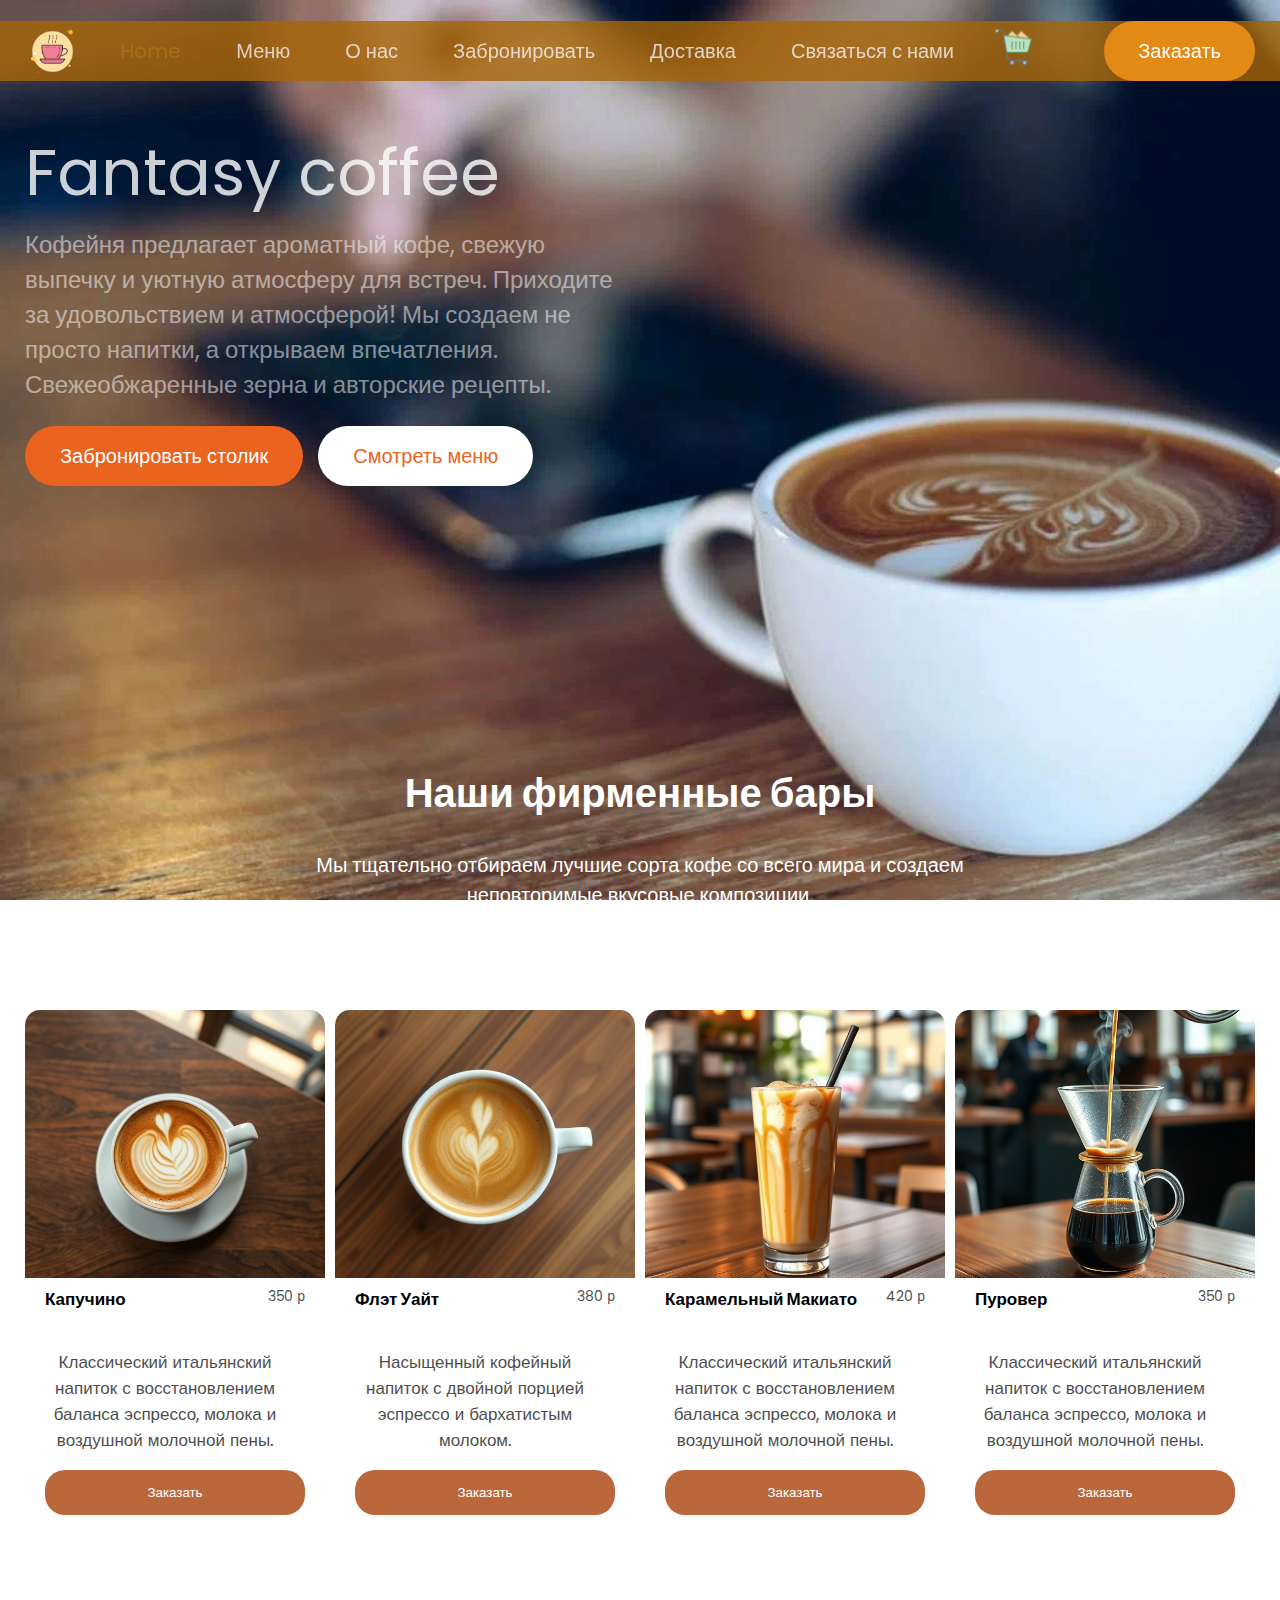
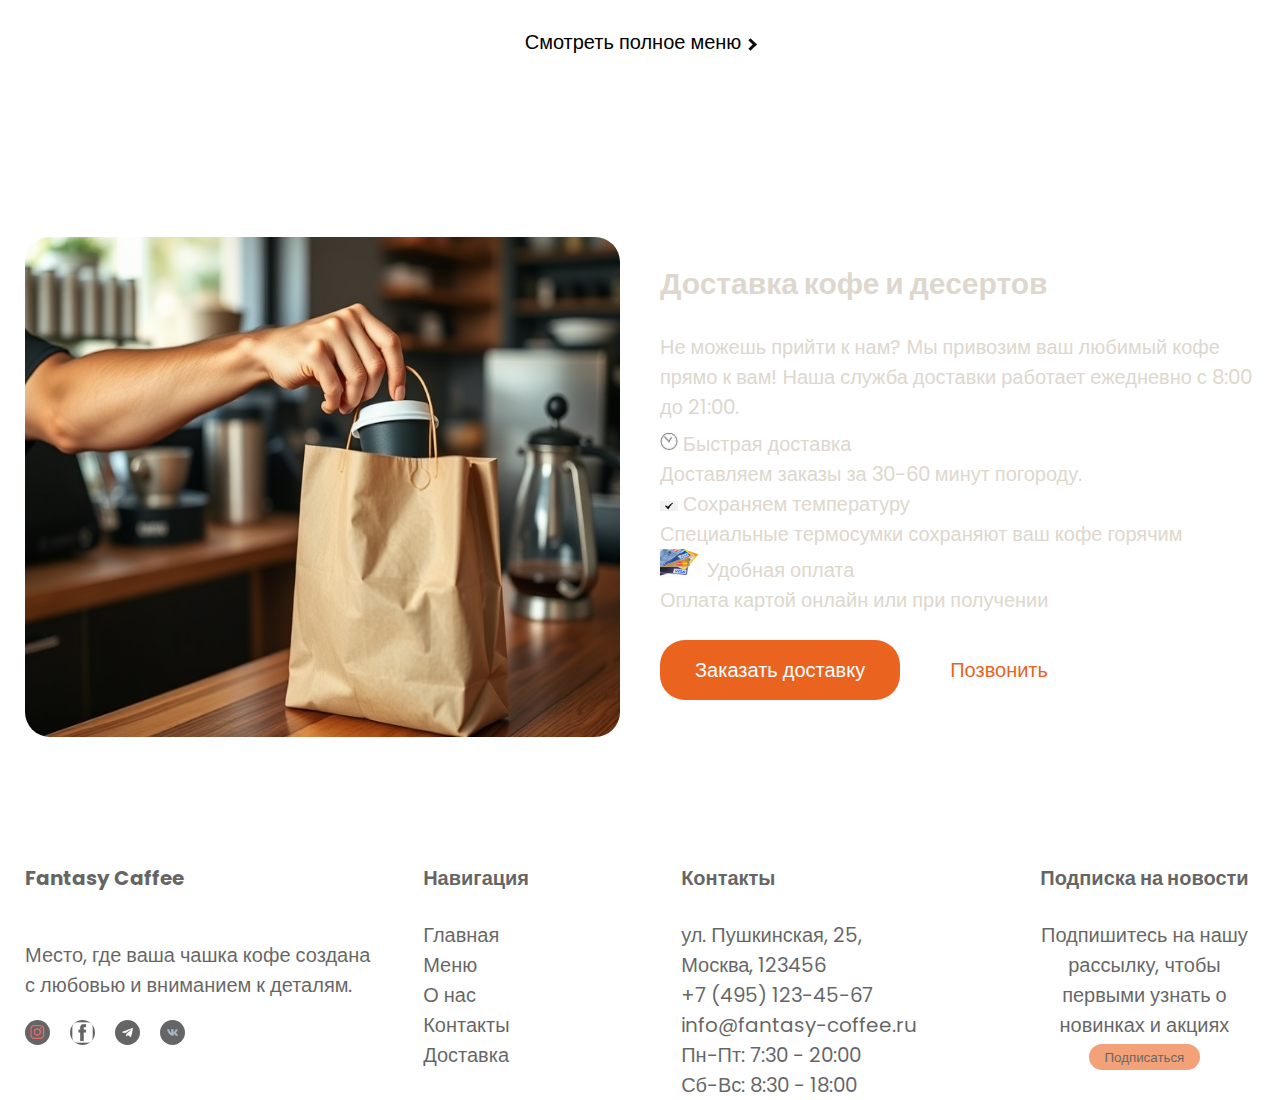
<file: index.html>
<!DOCTYPE html>
<html lang="ru">
<head>
    <meta charset="UTF-8">
    <meta name="viewport" content="width=device-width, initial-scale=1.0">
    <title>Fantasy Coffee</title>
    <link rel="stylesheet" href="style.css">
    <link rel="preconnect" href="https://fonts.googleapis.com">
    <link rel="preconnect" href="https://fonts.gstatic.com" crossorigin>
    <link href="https://fonts.googleapis.com/css2?family=Poppins:ital,wght@0,100;0,200;0,300;0,400;0,500;0,600;0,700;0,800;0,900;1,100;1,200;1,300;1,400;1,500;1,600;1,700;1,800;1,900&display=swap" rel="stylesheet">
<body>


    <!--HEADER-->
    
    <header>

        <div class="container">

                <div class="header-content">

                    <img class="header-content__logo" src="img/coffe.png" alt="">

                    <nav>
                        <a class="checked" href="#">Home</a>
                        <a href="#">Меню</a>
                        <a href="#">О нас</a>
                        <a href="#">Забронировать</a>
                        <a href="#">Доставка</a>
                        <a href="#">Связаться с нами</a>
                    </nav>

                    <div class="header-content__last">
                        <a href="#">
                            <img class="teleg" src="img/Teleg.png" alt="">
                        </a>
                        <a href="#">
                            Заказать
                        </a>
                    </div>


                </div>

        </div>

    </header>
   
   



    <!-- MAIN -->
     
     <main class="main">
        
        
        <div class="container">

            <div class="main-content">
                    
                <div class="main-word">
                    <span class="word-span">Fantasy coffee</span>


                    <p class="word-h">Кофейня предлагает ароматный кофе, 
                        свежую выпечку и уютную атмосферу
                        для встреч.  Приходите за
                        удовольствием и атмосферой!

                        Мы создаем не просто напитки, а открываем впечатления.
                         Свежеобжаренные зерна и авторские рецепты.</p>

                        <a href="" class="take">Забронировать столик</a>
                        <a href="" class="take2">Смотреть меню</a>

                </div>

       

            </div>
                
        </div>

     </main>





             <!-- NEXT MAIN -->
     <div class="container">

        <div class="main-menu">

            <div class="text-our">


                <h1 class="our">

                    Наши фирменные бары

                </h1>
                <p>
                    Мы тщательно отбираем лучшие сорта кофе со всего мира и создаем<br>
                    неповторимые вкусовые композиции.
                </p>


        </div>


        <div class="menu"> 

                <!-- CAPUCINO -->
            <div class="menu1">

                    <img src="img/capucino.jpg" alt="Капучино">
                  
                    
            <div class="all-capucino">

                <div class="capucino-primaru">


                    <span class="text-capucino">
                        Капучино
                    </span>


                    <span class="primary">
                        
                        350 р

                    </span>
                    </div>


                    <p class="word-p">
                        Классический итальянский напиток с 
                        восстановлением баланса эспрессо, 
                        молока и воздушной молочной пены.
                    </p>

                    <button class="next-main__button">

                            <span>

                                Заказать


                            </span>

                    </button>

             </div>
            </div>


                <!-- FLETYAIT -->
           <div class="menu1">

                    <img src="img/fletyait.jpg" alt="Флэт">
                  
                    
            <div class="all-capucino">

                <div class="capucino-primaru">


                    <span class="text-capucino">
                        Флэт Уайт
                    </span>


                    <span class="primary">
                        
                        380 р

                    </span>
                    </div>


                    <p class="word-p">
                       Насыщенный кофейный напиток с двойной 
                       порцией эспрессо и бархатистым молоком.
                    </p>

                    <button class="next-main__button">

                            <span>

                                Заказать


                            </span>

                    </button>

             </div>
            </div>


            
                    <!-- MAKIATO -->
                
                    <div class="menu1">
                        
                    <img  src="img/makiato.jpg" alt="Макиато">
                        
                    
            <div class="all-capucino">

                <div class="capucino-primaru">


                    <span class="text-capucino">
                        Карамельный Макиато
                    </span>


                    <span class="primary">
                        
                        420 р

                    </span>
                    </div>


                    <p class="word-p">
                        Классический итальянский напиток с 
                        восстановлением баланса эспрессо, 
                        молока и воздушной молочной пены.
                    </p>

                    <button class="next-main__button">

                            <span>

                                Заказать


                            </span>

                    </button>

             </div>
            </div>
            


            



            <!-- PUROVER -->
           
                <div class="menu1">

                    <img src="img/purover.jpg" alt="Пуровер">
                  
                    
            <div class="all-capucino">

                <div class="capucino-primaru">


                    <span class="text-capucino">
                        Пуровер
                    </span>


                    <span class="primary">
                        
                        350 р

                    </span>
                    </div>


                    <p class="word-p">
                        Классический итальянский напиток с 
                        восстановлением баланса эспрессо, 
                        молока и воздушной молочной пены.
                    </p>

                    <button class="next-main__button">

                            <span>

                                Заказать


                            </span>

                    </button>

             </div>
            </div>

            </div>


        </div>

        <!-- MIDDLE WORD -->
        <div class="middle-word">

        <a href="#" class="word-next__main">
            
            Смотреть полное меню  

            <i class="arrow right"></i>
        </a>

        

        </div>


        <!-- PACKEJ -->
        <div class="container">


            <div class="packej">

                <div class="photo">

                        <img class="img-packej" src="img/packej.jpg" alt="">

                </div>

                <div class="info">
                        <h2 class="word-packej">Доставка кофе и десертов</h2>

                        Не можешь прийти к нам? Мы привозим ваш любимый 
                        кофе прямо к вам! Наша служба доставки работает 
                        ежедневно с 8:00 до 21:00.


                            <div class="time">
                                
                                <img class="time-order" src="img/time.webp" alt="time">
                                 
                                Быстрая доставка<br>
                                Доставляем заказы за 30-60 минут погороду.

                            </div>

                            <div class="galka">

                                <img class="galka-packej" src="img/galka.webp" alt="">
                                Сохраняем температуру<br>
                                Специальные термосумки сохраняют 
                                ваш кофе горячим
                            </div>

                            <div class="card">

                                <img class="card-packej" src="img/card.webp" alt="">
                                Удобная оплата<br>
                                Оплата картой онлайн или при получении
                            </div>

                            <div class="last">

                                <a class="last1" href="#">Заказать доставку</a>
                                <a class="last2" href="#">Позвонить</a>

                            </div>

                </div>



            </div>
            </div>
            </div>

                    <!-- FOOTER -->

                <footer>

                        <div class="footer">

                              <div class="container">


                                <div class="footer-first">

                                    <h4>
                                     
                                        Fantasy Caffee

                                    </h4>
                                    <p>
                                        Место, где ваша чашка кофе создана с любовью 
                                        и вниманием к деталям.
                                    </p>
    
       

                                    <div class="logo">

                          

                                            <a href="#"><img class="inst" src="img/inst.webp" alt=""></a>
                                            
                                            <a href="#"><img class="facebook" src="img/facebook.jpg" alt=""></a>
                                        
                                            <a href="#"><img class="tg" src="img/tg.webp" alt=""></a>
                                        
                                            <a href="#"><img class="vk" src="img/vk.webp" alt=""></a>
                                        

                                    </div>


                                </div>

                                    <div class="footer-second">

                                        <h4>Навигация</h4>
                                            <a href="#">Главная</a><br>
                                            <a href="#">Меню</a><br>
                                            <a href="#">О нас</a><br>
                                            <a href="#">Контакты</a>
                                            <a href="#">Доставка</a>

                                    </div>


                                    <div class="footer-third">

                                        <h4>Контакты</h4>

                                            ул. Пушкинская, 25, Москва, 123456<br>
                                            +7 (495) 123-45-67<br>
                                            info@fantasy-coffee.ru<br>
                                            Пн-Пт: 7:30 - 20:00<br>
                                            Сб-Вс: 8:30 - 18:00

                                    </div>

                                    <div class="footer-thirsd">

                                        <h4>Подписка на новости</h4>

                                        Подпишитесь на нашу рассылку, 
                                        чтобы первыми узнать о новинках 
                                        и акциях <br>

                                        <button>Подписаться</button>

                                    </div>

                            </div>


                        </div>


                </footer>

     
    
</body>
</html>
</file>
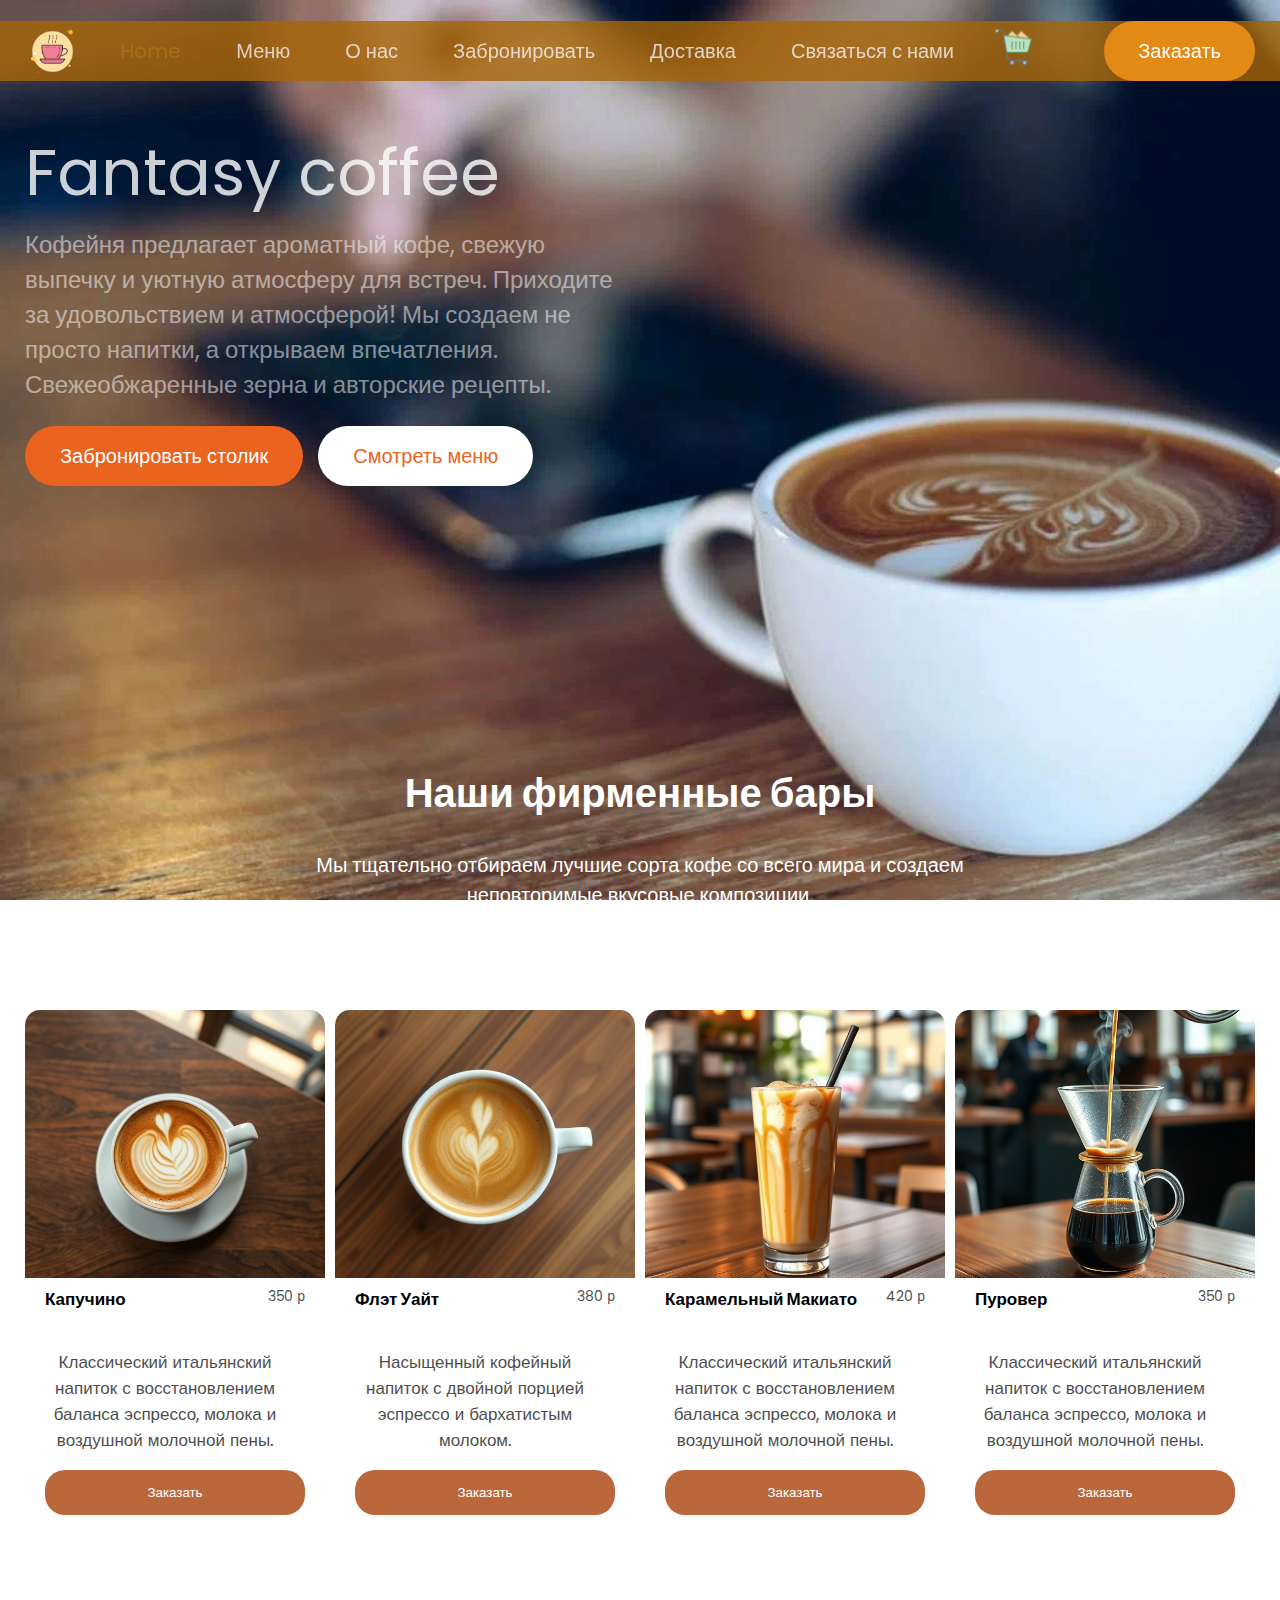
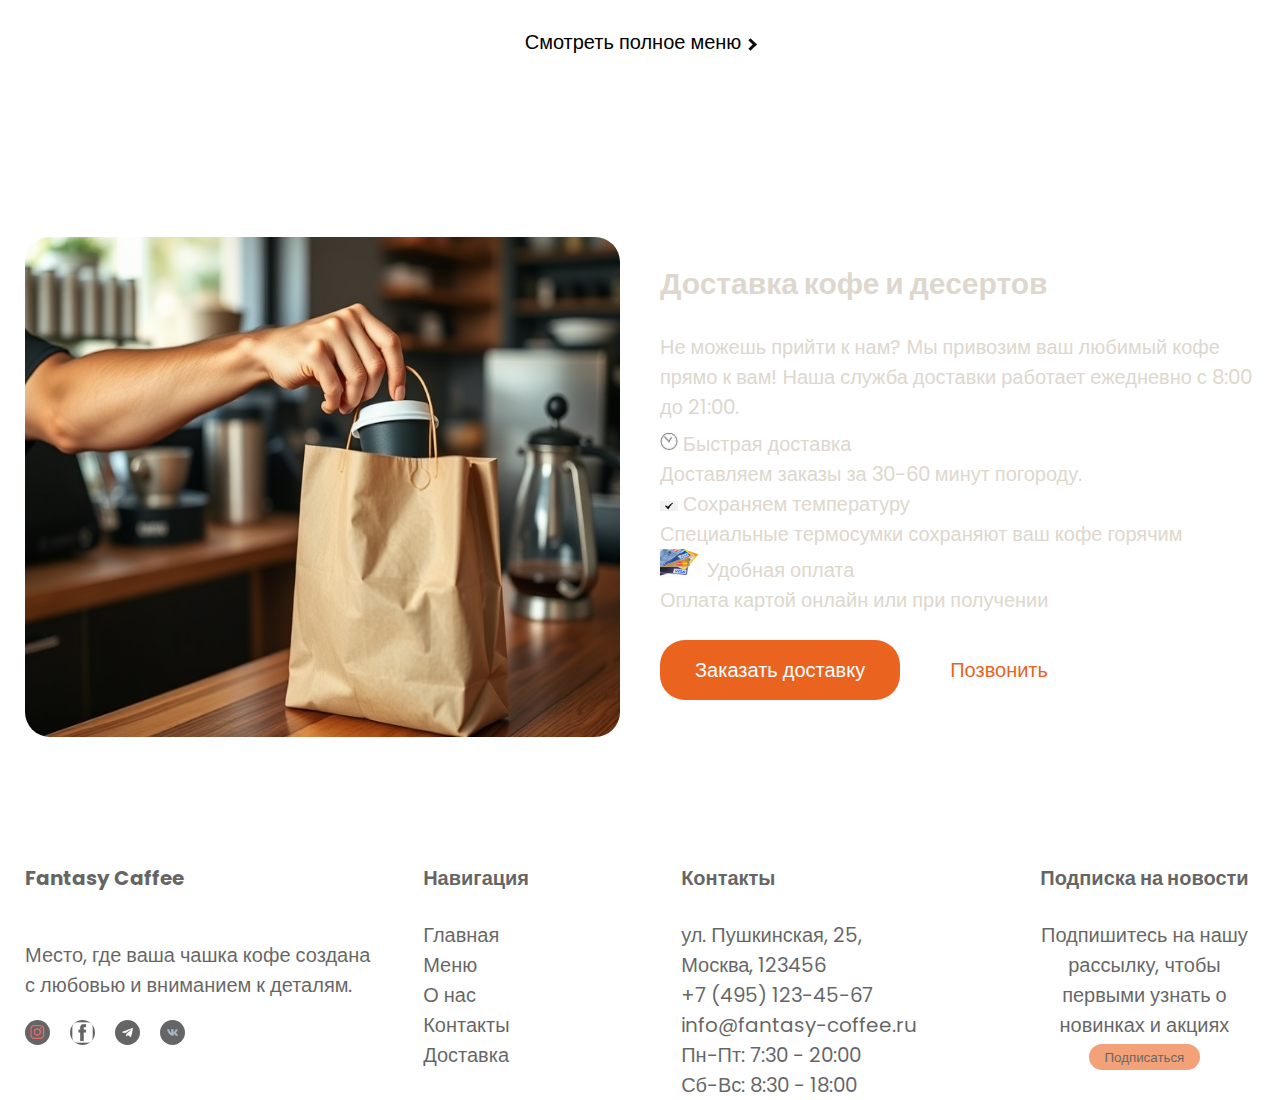
<file: FantasyCafe/index.html>
<!DOCTYPE html>
<html lang="ru">
<head>
    <meta charset="UTF-8">
    <meta name="viewport" content="width=device-width, initial-scale=1.0">
    <title>Fantasy Coffee</title>
    <link rel="stylesheet" href="/style/style.css">
    <link rel="preconnect" href="https://fonts.googleapis.com">
    <link rel="preconnect" href="https://fonts.gstatic.com" crossorigin>
    <link href="https://fonts.googleapis.com/css2?family=Poppins:ital,wght@0,100;0,200;0,300;0,400;0,500;0,600;0,700;0,800;0,900;1,100;1,200;1,300;1,400;1,500;1,600;1,700;1,800;1,900&display=swap" rel="stylesheet">
<body>


    <!--HEADER-->
    
    <header>

        <div class="container">

                <div class="header-content">

                    <img class="header-content__logo" src="/img/coffe.png" alt="">

                    <nav>
                        <a class="checked" href="#">Home</a>
                        <a href="#">Меню</a>
                        <a href="#">О нас</a>
                        <a href="#">Забронировать</a>
                        <a href="#">Доставка</a>
                        <a href="#">Связаться с нами</a>
                    </nav>

                    <div class="header-content__last">
                        <a href="#">
                            <img class="teleg" src="/img/Teleg.png" alt="">
                        </a>
                        <a href="#">
                            Заказать
                        </a>
                    </div>


                </div>

        </div>

    </header>
   
   



    <!-- MAIN -->
     
     <main class="main">
        
        
        <div class="container">

            <div class="main-content">
                    
                <div class="main-word">
                    <span class="word-span">Fantasy coffee</span>


                    <p class="word-h">Кофейня предлагает ароматный кофе, 
                        свежую выпечку и уютную атмосферу
                        для встреч.  Приходите за
                        удовольствием и атмосферой!

                        Мы создаем не просто напитки, а открываем впечатления.
                         Свежеобжаренные зерна и авторские рецепты.</p>

                        <a href="" class="take">Забронировать столик</a>
                        <a href="" class="take2">Смотреть меню</a>

                </div>

       

            </div>
                
        </div>

     </main>





             <!-- NEXT MAIN -->
     <div class="container">

        <div class="main-menu">

            <div class="text-our">


                <h1 class="our">

                    Наши фирменные бары

                </h1>
                <p>
                    Мы тщательно отбираем лучшие сорта кофе со всего мира и создаем<br>
                    неповторимые вкусовые композиции.
                </p>


        </div>


        <div class="menu"> 

                <!-- CAPUCINO -->
            <div class="menu1">

                    <img src="/img/capucino.jpg" alt="Капучино">
                  
                    
            <div class="all-capucino">

                <div class="capucino-primaru">


                    <span class="text-capucino">
                        Капучино
                    </span>


                    <span class="primary">
                        
                        350 р

                    </span>
                    </div>


                    <p class="word-p">
                        Классический итальянский напиток с 
                        восстановлением баланса эспрессо, 
                        молока и воздушной молочной пены.
                    </p>

                    <button class="next-main__button">

                            <span>

                                Заказать


                            </span>

                    </button>

             </div>
            </div>


                <!-- FLETYAIT -->
           <div class="menu1">

                    <img src="/img/fletyait.jpg" alt="Флэт">
                  
                    
            <div class="all-capucino">

                <div class="capucino-primaru">


                    <span class="text-capucino">
                        Флэт Уайт
                    </span>


                    <span class="primary">
                        
                        380 р

                    </span>
                    </div>


                    <p class="word-p">
                       Насыщенный кофейный напиток с двойной 
                       порцией эспрессо и бархатистым молоком.
                    </p>

                    <button class="next-main__button">

                            <span>

                                Заказать


                            </span>

                    </button>

             </div>
            </div>


            
                    <!-- MAKIATO -->
                
                    <div class="menu1">
                        
                    <img  src="/img/makiato.jpg" alt="Макиато">
                        
                    
            <div class="all-capucino">

                <div class="capucino-primaru">


                    <span class="text-capucino">
                        Карамельный Макиато
                    </span>


                    <span class="primary">
                        
                        420 р

                    </span>
                    </div>


                    <p class="word-p">
                        Классический итальянский напиток с 
                        восстановлением баланса эспрессо, 
                        молока и воздушной молочной пены.
                    </p>

                    <button class="next-main__button">

                            <span>

                                Заказать


                            </span>

                    </button>

             </div>
            </div>
            


            



            <!-- PUROVER -->
           
                <div class="menu1">

                    <img src="/img/purover.jpg" alt="Пуровер">
                  
                    
            <div class="all-capucino">

                <div class="capucino-primaru">


                    <span class="text-capucino">
                        Пуровер
                    </span>


                    <span class="primary">
                        
                        350 р

                    </span>
                    </div>


                    <p class="word-p">
                        Классический итальянский напиток с 
                        восстановлением баланса эспрессо, 
                        молока и воздушной молочной пены.
                    </p>

                    <button class="next-main__button">

                            <span>

                                Заказать


                            </span>

                    </button>

             </div>
            </div>

            </div>


        </div>

        <!-- MIDDLE WORD -->
        <div class="middle-word">

        <a href="#" class="word-next__main">
            
            Смотреть полное меню  

            <i class="arrow right"></i>
        </a>

        

        </div>


        <!-- PACKEJ -->
        <div class="container">


            <div class="packej">

                <div class="photo">

                        <img class="img-packej" src="/img/packej.jpg" alt="">

                </div>

                <div class="info">
                        <h2 class="word-packej">Доставка кофе и десертов</h2>

                        Не можешь прийти к нам? Мы привозим ваш любимый 
                        кофе прямо к вам! Наша служба доставки работает 
                        ежедневно с 8:00 до 21:00.


                            <div class="time">
                                
                                <img class="time-order" src="/img/time.webp" alt="time">
                                 
                                Быстрая доставка<br>
                                Доставляем заказы за 30-60 минут погороду.

                            </div>

                            <div class="galka">

                                <img class="galka-packej" src="/img/galka.webp" alt="">
                                Сохраняем температуру<br>
                                Специальные термосумки сохраняют 
                                ваш кофе горячим
                            </div>

                            <div class="card">

                                <img class="card-packej" src="/img/card.webp" alt="">
                                Удобная оплата<br>
                                Оплата картой онлайн или при получении
                            </div>

                            <div class="last">

                                <a class="last1" href="#">Заказать доставку</a>
                                <a class="last2" href="#">Позвонить</a>

                            </div>

                </div>



            </div>
            </div>
            </div>

                    <!-- FOOTER -->

                <footer>

                        <div class="footer">

                              <div class="container">


                                <div class="footer-first">

                                    <h4>
                                     
                                        Fantasy Caffee

                                    </h4>
                                    <p>
                                        Место, где ваша чашка кофе создана с любовью 
                                        и вниманием к деталям.
                                    </p>
    
       

                                    <div class="logo">

                          

                                            <a href="#"><img class="inst" src="/img/inst.webp" alt=""></a>
                                            
                                            <a href="#"><img class="facebook" src="/img/facebook.jpg" alt=""></a>
                                        
                                            <a href="#"><img class="tg" src="/img/tg.webp" alt=""></a>
                                        
                                            <a href="#"><img class="vk" src="/img/vk.webp" alt=""></a>
                                        

                                    </div>


                                </div>

                                    <div class="footer-second">

                                        <h4>Навигация</h4>
                                            <a href="#">Главная</a><br>
                                            <a href="#">Меню</a><br>
                                            <a href="#">О нас</a><br>
                                            <a href="#">Контакты</a>
                                            <a href="#">Доставка</a>

                                    </div>


                                    <div class="footer-third">

                                        <h4>Контакты</h4>

                                            ул. Пушкинская, 25, Москва, 123456<br>
                                            +7 (495) 123-45-67<br>
                                            info@fantasy-coffee.ru<br>
                                            Пн-Пт: 7:30 - 20:00<br>
                                            Сб-Вс: 8:30 - 18:00

                                    </div>

                                    <div class="footer-thirsd">

                                        <h4>Подписка на новости</h4>

                                        Подпишитесь на нашу рассылку, 
                                        чтобы первыми узнать о новинках 
                                        и акциях <br>

                                        <button>Подписаться</button>

                                    </div>

                            </div>


                        </div>


                </footer>

     
    
</body>
</html>
</file>
<file: style.css>
html, body {
font-family: "Poppins", sans-serif;
font-size: 20px;
margin: 0;
padding: 0;
scroll-behavior: smooth;
color: white;
}

html {
    background-image: url(img/chair1.webp);
    background-repeat: no-repeat;
    background-position: center;
    background-size: cover;
    background-attachment: fixed; 
   
    
}

* {
    box-sizing: border-box;
    

    
}

.container {
    max-width: 1230px;
    margin: 0 auto;
}

img {
    width: 35%;
}

/* HEADER */



.header-content__logo {
    width: 55px;
}

header {
    margin-top: 21px;
     background-color: rgba(168, 101, 8, 0.8);
    position: fixed;
    width: 100%;
    z-index: 20;
   
    
   
}

.header-content {
    display: flex;
    justify-content: space-between;
    align-items: center;
}

.header-content__last img {
    margin-right: 30px;
    transition: all 500ms ease;
}


.header-content__last img:hover {
    transform: scale(1.1);
}

.header-content__last a:last-of-type {
    background-color: rgb(227, 138, 22);
    text-decoration: none;
    color: #fff;
    padding: 15px 34px;
    border-radius: 133px;
    transition: all 500ms ease;
}

.header-content__last a:last-of-type:hover {
    background-color: rgb(90, 57, 14);

}

.header-content__last {
    align-items: center;
    display: flex;
}

nav a {
    text-decoration: none;
    margin-right: 50px;
    color: #f8f2f2c8;
    transition: all 500ms ease;
}

nav a:hover {
    color: rgb(12, 11, 11);
    transform: scale(1.1);
    display: inline-block;
}

nav a:last-of-type {
    margin-right: 0;
}

nav a.checked {
    color: rgb(170, 108, 27);
}


/* MAIN */

.main-content {
    width: 100%;
    padding: 150px 0;
    display: flex;
}
.main-word {
    width: 50%;
   
}

.word-span{
    font-size: 64px;
    line-height: 45px;
    color: #fff;
    opacity: 0.8;
    
}


.word-h {
    color: #fff ;
    opacity: 0.5;
    font-size: 24px;
}

.take {
    text-decoration: none;
    color: #fff;
    background-color: #ea631f;
    border-radius: 34px;
    padding: 15px 35px;
    margin-right: 10px;
    transition: all 500ms ease;
    display: inline-block;
}

.take:hover {
    transform: scale(1.1);
    background-color: #fff;
    color: #ea631f;
    opacity: 0.8;
}

.take2 {
    text-decoration: none;
    color: #ea631f;
    background-color: #fff;
    border-radius: 34px;
    padding: 15px 35px;
    margin-right: 10px;
    transition: all 500ms ease;
    display: inline-block;
}

.take2:hover {
    transform: scale(1.1);
    background-color: #ea631f;
    color: #fff;
    opacity: 0.8;
}

/* NEXT MAIN */


.text-our {
    text-align: center;
    padding: 80px auto;
    padding-top: 100px;
    padding-bottom: 80px;
}

.menu {
    display: flex;
    justify-content: space-between;
}

.menu1 { 
    width: 300px;
    border-radius: 15px;
    background-color: #fff;
    color: black;
    
}

.all-capucino {
    padding: 0 20px;
    font-size: 17px;
    text-align: center;
}

.primary {
    font-size: 14px;
    opacity: 0.7;
}

.text-capucino {
    font-weight: 800;
}

.word-p {
    opacity: 0.7;
    padding: 20px 0 0 0;
}

.menu .menu1 img {
    width: 100%;  
    height: 50%;  
    object-fit: cover;
    border-radius: 15px 15px 0 0;
}

.capucino-primaru {
    display: flex;
    justify-content: space-between;
}

.word-p {
    width: 240px;
}

.next-main__button {
    width: 100%;
    border: none;
    background-color: #bb673c;
    border-radius: 20px;
    color: #fff;
    padding: 15px 30px;
    transition: all 500ms ease;
}

.next-main__button:hover {
    transform: scale(1.1);
    background-color: green;
}

.word-next__main {
    text-decoration: none;
    color: black;
}

.arrow {
  border: solid rgb(10, 11, 10);
  border-width: 0 3px 3px 0;
  display: inline-block;
  padding: 3px;
}
 
.right {
  transform: rotate(-45deg);
  -webkit-transform: rotate(-45deg);
}

.middle-word {
    margin-top: 80px;
    margin-bottom: 60px;
    text-align: center;
    -webkit-transition: -webkit-transform 0.3s ease-in;
    -o-transition: -o-transform 0.3s ease-in;
    -moz-transition: -moz-transform 0.3s ease-in;
    -ms-transition: -ms-transform 0.3s ease-in;
}

.middle-word:hover {
    -ms-transform: translate(25px);
    -moz-transform: translate(25px);
    -webkit-transform: translate(25px);
    -o-transform: translate(25px);
    cursor: pointer;
}


.middle-word a:hover {
    color: greenyellow;
}

.packej {
    margin-top: 180px;
    margin-bottom: 100px;
    display: flex;
    width: 100%;
    color: rgb(222, 215, 206);
    height: 500px;
}

.photo {
  width: 50%;
  height: 100%;
}

.info {
 width: 50%;
 margin-left: 40px;
}

.img-packej {
    width: 100%;
    height: 100%;
    border-radius: 25px;
}

.word-packej {
    text-align: left;
}


.time-order {
    border-radius: 50%;
    width: 3%;
    margin-top: 10px;
}

.galka-packej {
    width: 3%;
}

.card-packej {
    border-radius:1px ;
    width: 7%;
}

.last {
    margin-top: 25px;
}

.last1 {
    text-decoration: none;
    color: #fff;
    background-color: #ea631f;
    border-radius: 25px;
    padding: 15px 35px;
    display: inline-block;
    transition: all 500ms ease;
    margin-right: 10px;
}

.last1:hover {
    color: #ea631f;
    background-color: #fff;
    transform: scale(1.1);
}

.last2 {
    text-decoration: none;
    color: #ea631f;
    background-color: #fff;
    border-radius: 25px;
    padding: 15px 35px;
    display: inline-block;
    transition: all 500ms ease;
}

.last2:hover {
    color: #fff;
    background-color: #ea631f;
    transform: scale(1.1);
}

/* FOOTER */
.inst {
    width: 25px;
    border-radius: 50%;
}

.facebook {
    width: 25px;
    border-radius: 50%;
    height: 25px;
}

.tg {
    width: 25px;
    border-radius: 50%;
}

.vk {
    width: 25px;
    border-radius: 50%;
}

footer {
    background-color: #fff;
    color: black;
    opacity: 0.6;
}

footer .container {
    display: flex;
    justify-content: space-between;
    width: 100%;
}

.h4 {
    padding: 0;
    margin: 0;
}

.footer-first p {
    float: left;
    width: 100%;
}

.logo img {
    margin-right: 15px;
}

.footer-second {
    margin: 0;
    width: 25%;
    margin-left: 50px;
}

footer .footer-second a {
    text-decoration: none;
    margin: 0;
    color: black;
}

.footer-third {
    width: 40%;
    margin-left: 100px;
    margin-right: 100px;
}

.footer-thirsd {
    width: 35%;
    display: inline-block;
    text-align: center;
}

.footer-thirsd button {
    width: 50%;
    height: 10%;
    border-radius: 25px;
    border: none;
    background-color: #ea631f;
    transition: all 500ms ease;
}

.footer-thirsd button:hover {
    background-color: #bb673c;
    transform: scale(1.05);
    cursor: pointer;
}
</file>
<file: style/style.css>
html, body {
font-family: "Poppins", sans-serif;
font-size: 20px;
margin: 0;
padding: 0;
scroll-behavior: smooth;
color: white;
}

html {
    background-image: url(/img/chair1.webp);
    background-repeat: no-repeat;
    background-position: center;
    background-size: cover;
    background-attachment: fixed; 
   
    
}

* {
    box-sizing: border-box;
    

    
}

.container {
    max-width: 1230px;
    margin: 0 auto;
}

img {
    width: 35%;
}

/* HEADER */



.header-content__logo {
    width: 55px;
}

header {
    margin-top: 21px;
     background-color: rgba(168, 101, 8, 0.8);
    position: fixed;
    width: 100%;
    z-index: 20;
   
    
   
}

.header-content {
    display: flex;
    justify-content: space-between;
    align-items: center;
}

.header-content__last img {
    margin-right: 30px;
    transition: all 500ms ease;
}


.header-content__last img:hover {
    transform: scale(1.1);
}

.header-content__last a:last-of-type {
    background-color: rgb(227, 138, 22);
    text-decoration: none;
    color: #fff;
    padding: 15px 34px;
    border-radius: 133px;
    transition: all 500ms ease;
}

.header-content__last a:last-of-type:hover {
    background-color: rgb(90, 57, 14);

}

.header-content__last {
    align-items: center;
    display: flex;
}

nav a {
    text-decoration: none;
    margin-right: 50px;
    color: #f8f2f2c8;
    transition: all 500ms ease;
}

nav a:hover {
    color: rgb(12, 11, 11);
    transform: scale(1.1);
    display: inline-block;
}

nav a:last-of-type {
    margin-right: 0;
}

nav a.checked {
    color: rgb(170, 108, 27);
}


/* MAIN */

.main-content {
    width: 100%;
    padding: 150px 0;
    display: flex;
}
.main-word {
    width: 50%;
   
}

.word-span{
    font-size: 64px;
    line-height: 45px;
    color: #fff;
    opacity: 0.8;
    
}


.word-h {
    color: #fff ;
    opacity: 0.5;
    font-size: 24px;
}

.take {
    text-decoration: none;
    color: #fff;
    background-color: #ea631f;
    border-radius: 34px;
    padding: 15px 35px;
    margin-right: 10px;
    transition: all 500ms ease;
    display: inline-block;
}

.take:hover {
    transform: scale(1.1);
    background-color: #fff;
    color: #ea631f;
    opacity: 0.8;
}

.take2 {
    text-decoration: none;
    color: #ea631f;
    background-color: #fff;
    border-radius: 34px;
    padding: 15px 35px;
    margin-right: 10px;
    transition: all 500ms ease;
    display: inline-block;
}

.take2:hover {
    transform: scale(1.1);
    background-color: #ea631f;
    color: #fff;
    opacity: 0.8;
}

/* NEXT MAIN */


.text-our {
    text-align: center;
    padding: 80px auto;
    padding-top: 100px;
    padding-bottom: 80px;
}

.menu {
    display: flex;
    justify-content: space-between;
}

.menu1 { 
    width: 300px;
    border-radius: 15px;
    background-color: #fff;
    color: black;
    
}

.all-capucino {
    padding: 0 20px;
    font-size: 17px;
    text-align: center;
}

.primary {
    font-size: 14px;
    opacity: 0.7;
}

.text-capucino {
    font-weight: 800;
}

.word-p {
    opacity: 0.7;
    padding: 20px 0 0 0;
}

.menu .menu1 img {
    width: 100%;  
    height: 50%;  
    object-fit: cover;
    border-radius: 15px 15px 0 0;
}

.capucino-primaru {
    display: flex;
    justify-content: space-between;
}

.word-p {
    width: 240px;
}

.next-main__button {
    width: 100%;
    border: none;
    background-color: #bb673c;
    border-radius: 20px;
    color: #fff;
    padding: 15px 30px;
    transition: all 500ms ease;
}

.next-main__button:hover {
    transform: scale(1.1);
    background-color: green;
}

.word-next__main {
    text-decoration: none;
    color: black;
}

.arrow {
  border: solid rgb(10, 11, 10);
  border-width: 0 3px 3px 0;
  display: inline-block;
  padding: 3px;
}
 
.right {
  transform: rotate(-45deg);
  -webkit-transform: rotate(-45deg);
}

.middle-word {
    margin-top: 80px;
    margin-bottom: 60px;
    text-align: center;
    -webkit-transition: -webkit-transform 0.3s ease-in;
    -o-transition: -o-transform 0.3s ease-in;
    -moz-transition: -moz-transform 0.3s ease-in;
    -ms-transition: -ms-transform 0.3s ease-in;
}

.middle-word:hover {
    -ms-transform: translate(25px);
    -moz-transform: translate(25px);
    -webkit-transform: translate(25px);
    -o-transform: translate(25px);
    cursor: pointer;
}


.middle-word a:hover {
    color: greenyellow;
}

.packej {
    margin-top: 180px;
    margin-bottom: 100px;
    display: flex;
    width: 100%;
    color: rgb(222, 215, 206);
    height: 500px;
}

.photo {
  width: 50%;
  height: 100%;
}

.info {
 width: 50%;
 margin-left: 40px;
}

.img-packej {
    width: 100%;
    height: 100%;
    border-radius: 25px;
}

.word-packej {
    text-align: left;
}


.time-order {
    border-radius: 50%;
    width: 3%;
    margin-top: 10px;
}

.galka-packej {
    width: 3%;
}

.card-packej {
    border-radius:1px ;
    width: 7%;
}

.last {
    margin-top: 25px;
}

.last1 {
    text-decoration: none;
    color: #fff;
    background-color: #ea631f;
    border-radius: 25px;
    padding: 15px 35px;
    display: inline-block;
    transition: all 500ms ease;
    margin-right: 10px;
}

.last1:hover {
    color: #ea631f;
    background-color: #fff;
    transform: scale(1.1);
}

.last2 {
    text-decoration: none;
    color: #ea631f;
    background-color: #fff;
    border-radius: 25px;
    padding: 15px 35px;
    display: inline-block;
    transition: all 500ms ease;
}

.last2:hover {
    color: #fff;
    background-color: #ea631f;
    transform: scale(1.1);
}

/* FOOTER */
.inst {
    width: 25px;
    border-radius: 50%;
}

.facebook {
    width: 25px;
    border-radius: 50%;
    height: 25px;
}

.tg {
    width: 25px;
    border-radius: 50%;
}

.vk {
    width: 25px;
    border-radius: 50%;
}

footer {
    background-color: #fff;
    color: black;
    opacity: 0.6;
}

footer .container {
    display: flex;
    justify-content: space-between;
    width: 100%;
}

.h4 {
    padding: 0;
    margin: 0;
}

.footer-first p {
    float: left;
    width: 100%;
}

.logo img {
    margin-right: 15px;
}

.footer-second {
    margin: 0;
    width: 25%;
    margin-left: 50px;
}

footer .footer-second a {
    text-decoration: none;
    margin: 0;
    color: black;
}

.footer-third {
    width: 40%;
    margin-left: 100px;
    margin-right: 100px;
}

.footer-thirsd {
    width: 35%;
    display: inline-block;
    text-align: center;
}

.footer-thirsd button {
    width: 50%;
    height: 10%;
    border-radius: 25px;
    border: none;
    background-color: #ea631f;
    transition: all 500ms ease;
}

.footer-thirsd button:hover {
    background-color: #bb673c;
    transform: scale(1.05);
    cursor: pointer;
}
</file>
